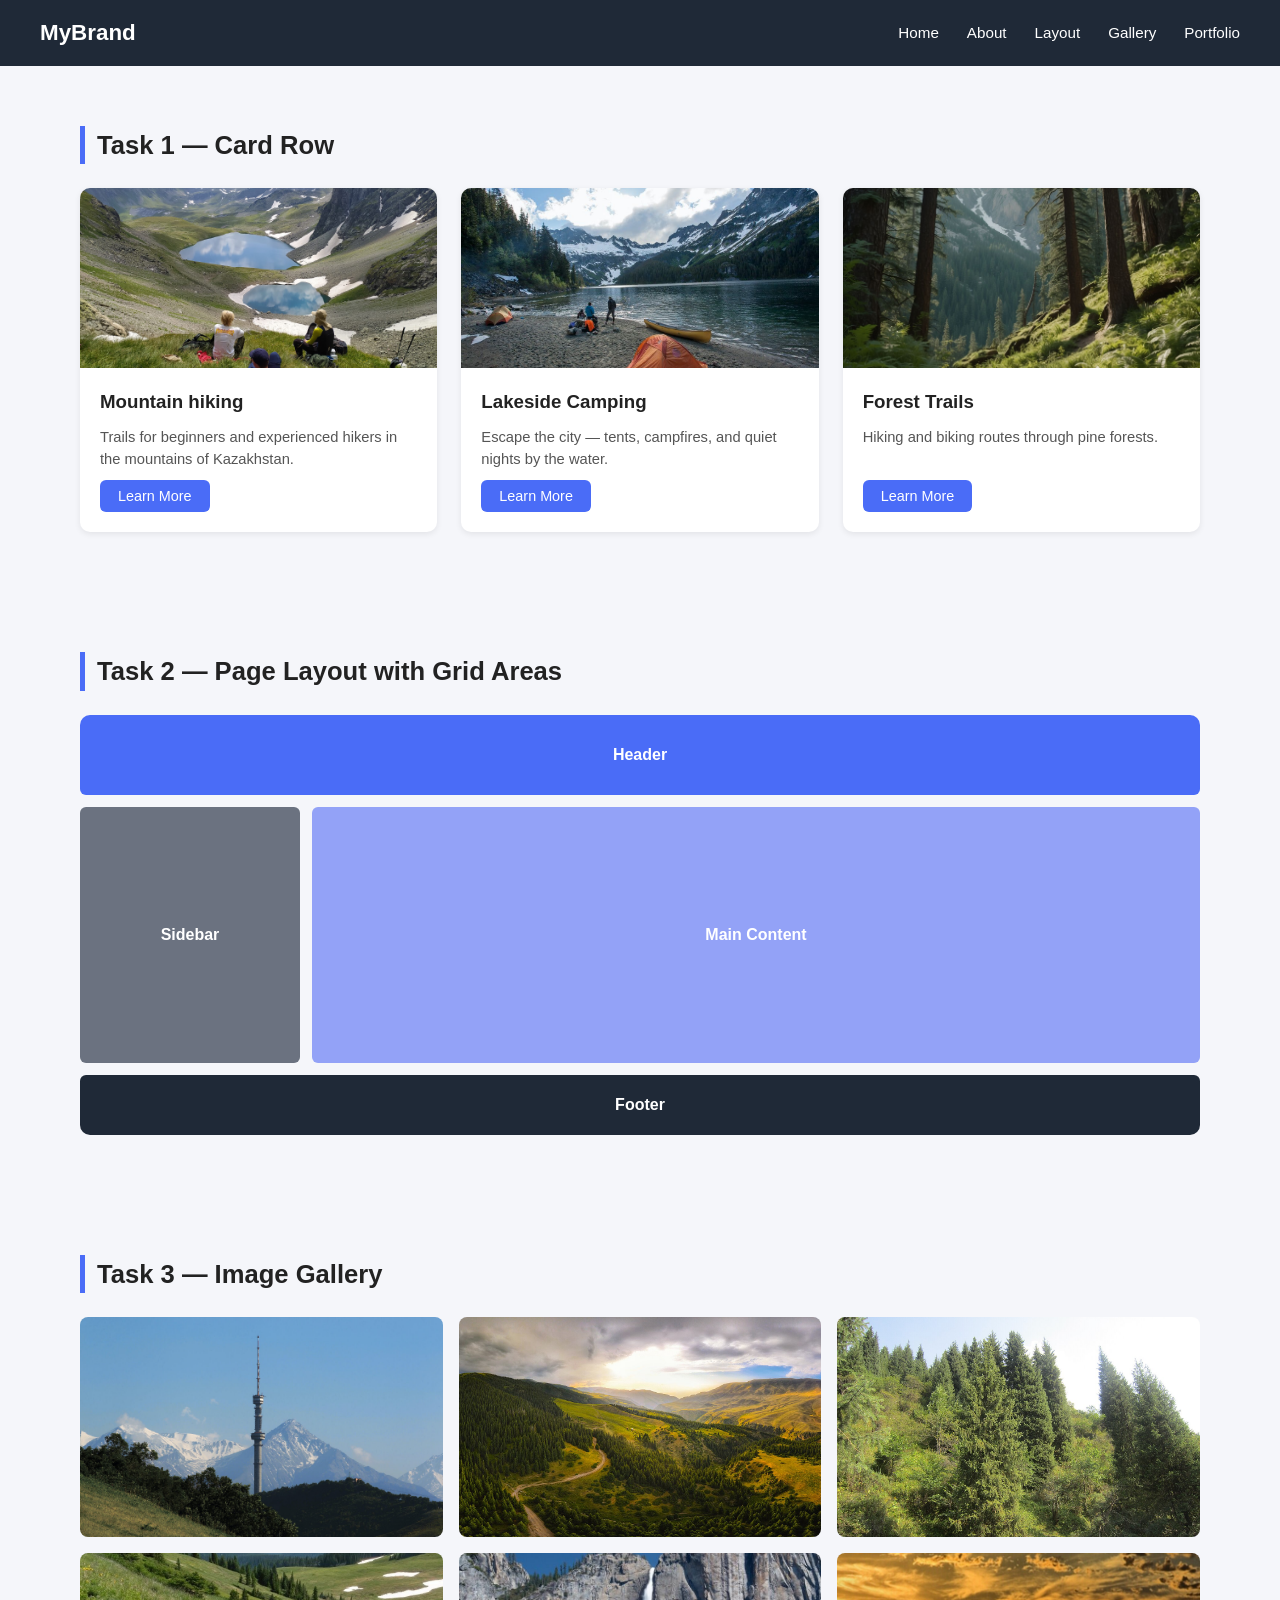
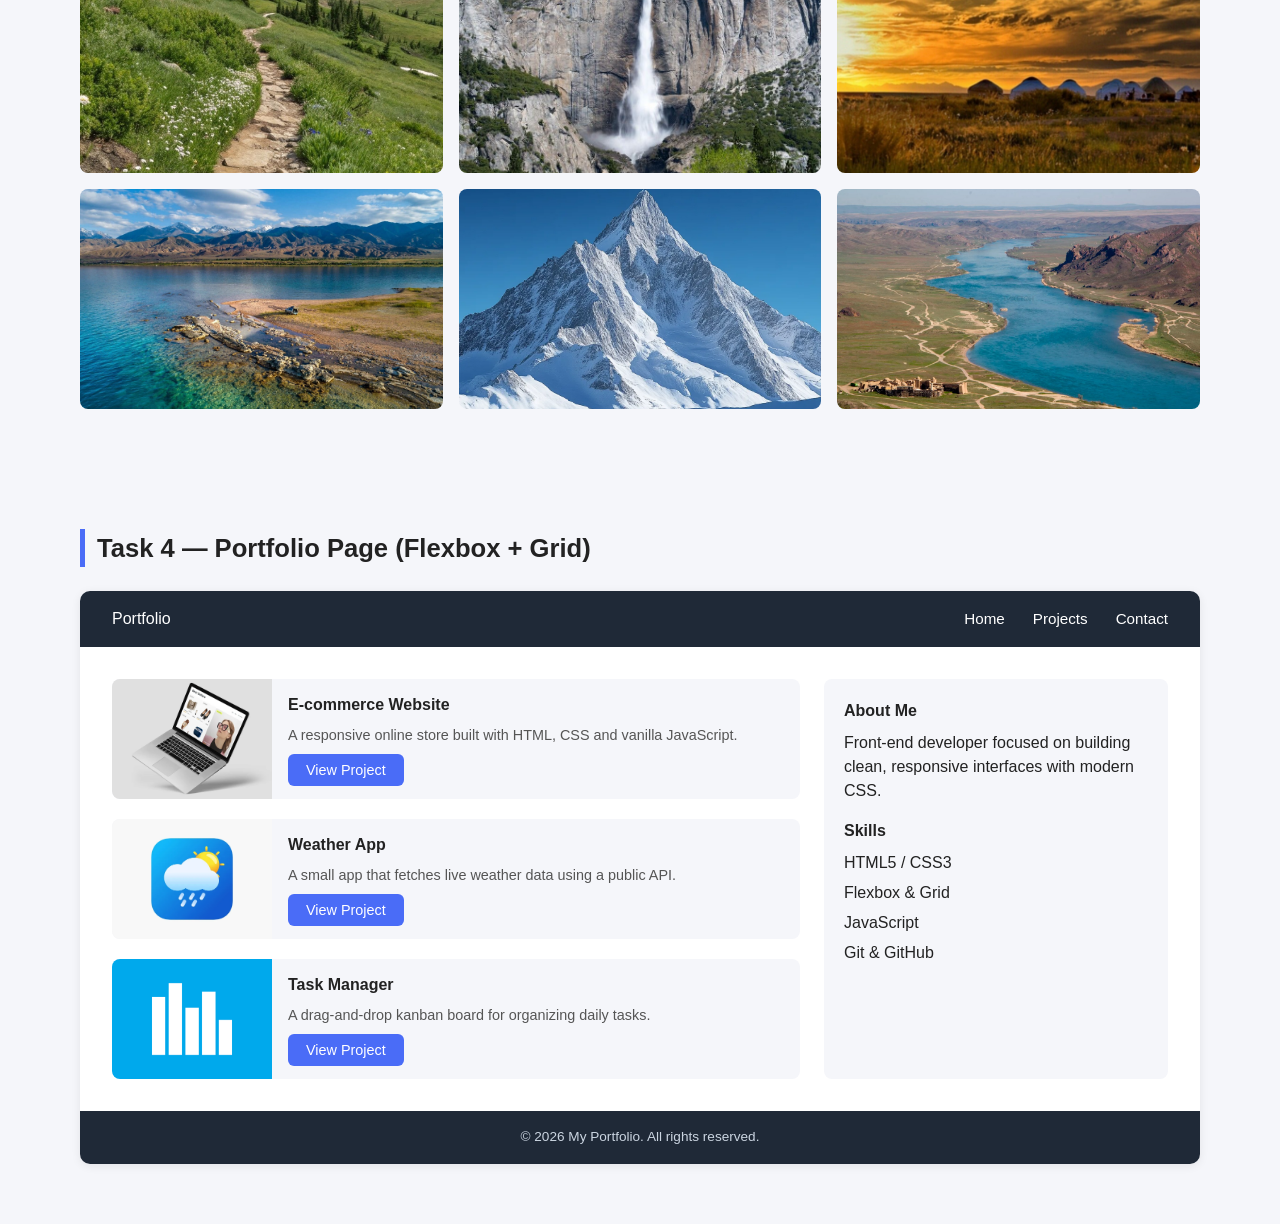
<file: index.html>
<!DOCTYPE html>
<html lang="en">
<head>
<meta charset="UTF-8">
<meta name="viewport" content="width=device-width, initial-scale=1.0">
<title>Assignment #2 — Advanced CSS</title>
<link rel="stylesheet" href="style2.css">
</head>
<body>

 
  <header class="navbar">
    <div class="logo">MyBrand</div>
    <nav>
      <ul class="nav-links">
        <li><a href="#task0">Home</a></li>
        <li><a href="#task1">About</a></li>
        <li><a href="#task2">Layout</a></li>
        <li><a href="#task3">Gallery</a></li>
        <li><a href="#task4">Portfolio</a></li>
      </ul>
    </nav>
  </header>

  <main class="page-wrapper">

    <section id="task1" class="section">
      <h2 class="section-title">Task 1 — Card Row </h2>
      <div class="card-row">

        <article class="card">
          <img src="m1.jpg" alt="Card image 1">
          <div class="card-body">
            <h3>Mountain hiking</h3>
            <p>Trails for beginners and experienced hikers in the mountains of Kazakhstan.</p>
            <button class="btn">Learn More</button>
          </div>
        </article>

        <article class="card">
          <img src="m2.jpg">
          <div class="card-body">
            <h3>Lakeside Camping</h3>
            <p>Escape the city — tents, campfires, and quiet nights by the water.</p>
            <button class="btn">Learn More</button>
          </div>
        </article>

        <article class="card">
          <img src="m3.jpg">
          <div class="card-body">
            <h3>Forest Trails</h3>
            <p>Hiking and biking routes through pine forests.</p>
            <button class="btn">Learn More</button>
          </div>
        </article>

      </div>
    </section>


    <section id="task2" class="section">
      <h2 class="section-title">Task 2 — Page Layout with Grid Areas</h2>
      <div class="grid-layout">
        <header class="area-header">Header</header>
        <aside class="area-sidebar">Sidebar</aside>
        <main class="area-main">Main Content</main>
        <footer class="area-footer">Footer</footer>
      </div>
    </section>


    <section id="task3" class="section">
      <h2 class="section-title">Task 3 — Image Gallery </h2>
      <div class="gallery">
        <div class="gallery-item">
          <img src="a1.jpeg" alt="Gallery image 1">
          <div class="caption">Mountains</div>
        </div>
        <div class="gallery-item">
          <img src="a9.jpg" alt="Gallery image 2">
          <div class="caption">Valley</div>
        </div>
        <div class="gallery-item">
          <img src="a3.JPG" alt="Gallery image 3">
          <div class="caption">Forest</div>
        </div>
        <div class="gallery-item">
          <img src="a7.jpg" alt="Gallery image 4">
          <div class="caption">Trail</div>
        </div>
        <div class="gallery-item">
          <img src="a6.jpg" alt="Gallery image 5">
          <div class="caption">Waterfall</div>
        </div>
        <div class="gallery-item">
          <img src="a4.jpg" alt="Gallery image 6">
          <div class="caption">Sunset</div>
        </div>
        <div class="gallery-item">
          <img src="a2.jpg" alt="Gallery image 7">
          <div class="caption">Lake</div>
        </div>
        <div class="gallery-item">
          <img src="a8.jpg" alt="Gallery image 8">
          <div class="caption">Snow</div>
        </div>
        <div class="gallery-item">
          <img src="a5.jpg" alt="Gallery image 9">
          <div class="caption">River</div>
        </div>
      </div>
    </section>

    <section id="task4" class="section">
      <h2 class="section-title">Task 4 — Portfolio Page (Flexbox + Grid)</h2>

      <div class="portfolio">

        <header class="portfolio-header">
          <div class="logo">Portfolio</div>
          <nav>
            <ul class="nav-links">
              <li><a href="#">Home</a></li>
              <li><a href="#">Projects</a></li>
              <li><a href="#">Contact</a></li>
            </ul>
          </nav>
        </header>

        <div class="portfolio-main">

          <div class="projects">
            <div class="project-card">
              <img src="b1.jpg" alt="Project 1">
              <div class="project-body">
                <h4>E-commerce Website</h4>
                <p>A responsive online store built with HTML, CSS and vanilla JavaScript.</p>
                <button class="btn">View Project</button>
              </div>
            </div>

            <div class="project-card">
              <img src="b2.jpg" alt="Project 2">
              <div class="project-body">
                <h4>Weather App</h4>
                <p>A small app that fetches live weather data using a public API.</p>
                <button class="btn">View Project</button>
              </div>
            </div>

            <div class="project-card">
              <img src="b3.png" alt="Project 3">
              <div class="project-body">
                <h4>Task Manager</h4>
                <p>A drag-and-drop kanban board for organizing daily tasks.</p>
                <button class="btn">View Project</button>
              </div>
            </div>
          </div>

          <aside class="portfolio-sidebar">
            <h4>About Me</h4>
            <p>Front-end developer focused on building clean, responsive interfaces with modern CSS.</p>
            <h4>Skills</h4>
            <ul>
              <li>HTML5 / CSS3</li>
              <li>Flexbox & Grid</li>
              <li>JavaScript</li>
              <li>Git & GitHub</li>
            </ul>
          </aside>

        </div>

        <footer class="portfolio-footer">
          &copy; 2026 My Portfolio. All rights reserved.
        </footer>

      </div>
    </section>

  </main>

</body>
</html>
</file>
<file: style2.css>
* {
  margin: 0;
  padding: 0;
  box-sizing: border-box;
}

body {
  font-family: "Segoe UI", Arial, sans-serif;
  color: #222;
  background-color: #f5f6fa;
  line-height: 1.5;
}

.section {
  padding: 60px 40px;
  max-width: 1200px;
  margin: 0 auto;
}

.section-title {
  margin-bottom: 24px;
  font-size: 1.6rem;
  border-left: 5px solid #4a6cf7;
  padding-left: 12px;
}

.btn {
  padding: 8px 18px;
  background-color: #4a6cf7;
  color: #fff;
  border: none;
  border-radius: 6px;
  cursor: pointer;
  font-size: 0.9rem;
  transition: background-color 0.2s ease;
}

.btn:hover {
  background-color: #3652c9;
}


.navbar {
  display: flex;
  justify-content: space-between;
  align-items: center;      
  padding: 16px 40px;
  background-color: #1f2937;
  color: #fff;
  position: sticky;
  top: 0;
  z-index: 10;
}

.navbar .logo {
  font-size: 1.4rem;
  font-weight: 700;
}

.nav-links {
  display: flex;
  align-items: center;
  list-style: none;
  gap: 28px;                
}

.nav-links a {
  color: #fff;
  text-decoration: none;
  font-size: 0.95rem;
}

.nav-links a:hover {
  color: #4a6cf7;
}

.card-row {
  display: flex;
  flex-wrap: wrap;
  gap: 24px;               
  align-items: stretch;    
}

.card {
  flex: 1 1 300px;          
  display: flex;
  flex-direction: column;
  background-color: #fff;
  border-radius: 10px;
  overflow: hidden;
  box-shadow: 0 2px 6px rgba(0, 0, 0, 0.08);
  transition: transform 0.25s ease, box-shadow 0.25s ease;
}

.card:hover {
  transform: translateY(-6px);
  box-shadow: 0 10px 20px rgba(0, 0, 0, 0.15);
}

.card img {
  width: 100%;
  height: 180px;
  object-fit: cover;
}

.card-body {
  display: flex;
  flex-direction: column;
  flex: 1;
  padding: 20px;
  gap: 10px;
}

.card-body p {
  flex: 1;                  
  color: #555;
  font-size: 0.92rem;
}

.card-body .btn {
  align-self: flex-start;
}


.grid-layout {
  display: grid;
  grid-template-columns: 220px 1fr;
  grid-template-rows: 80px 1fr 60px;
  grid-template-areas:
    "header  header"
    "sidebar main"
    "footer  footer";
  gap: 12px;
  min-height: 420px;
  border-radius: 10px;
  overflow: hidden;
}

.grid-layout > * {
  display: flex;
  align-items: center;
  justify-content: center;
  color: #fff;
  font-weight: 600;
  border-radius: 6px;
}

.area-header {
  grid-area: header;
  background-color: #4a6cf7;
}

.area-sidebar {
  grid-area: sidebar;
  background-color: #6b7280;
}

.area-main {
  grid-area: main;
  background-color: #93a2f7;
}

.area-footer {
  grid-area: footer;
  background-color: #1f2937;
}


.gallery {
  display: grid;
  grid-template-columns: repeat(3, 1fr);  
  grid-auto-rows: 220px;                 
  gap: 16px;
}

.gallery-item {
  position: relative;
  overflow: hidden;
  border-radius: 8px;
}

.gallery-item img {
  width: 100%;
  height: 100%;
  object-fit: cover;
  display: block;
  transition: transform 0.3s ease;
}

.gallery-item:hover img {
  transform: scale(1.08);
}

.gallery-item .caption {
  position: absolute;
  inset: 0;
  display: flex;
  align-items: flex-end;
  padding: 12px;
  color: #fff;
  font-weight: 600;
  background: linear-gradient(to top, rgba(0, 0, 0, 0.65), transparent 60%);
  opacity: 0;
  transition: opacity 0.3s ease;
}

.gallery-item:hover .caption {
  opacity: 1;
}

.portfolio {
  display: flex;
  flex-direction: column;
  border-radius: 10px;
  overflow: hidden;
  box-shadow: 0 2px 10px rgba(0, 0, 0, 0.08);
}


.portfolio-header {
  display: flex;
  justify-content: space-between;
  align-items: center;
  padding: 16px 32px;
  background-color: #1f2937;
  color: #fff;
}

.portfolio-main {
  display: grid;
  grid-template-columns: 2fr 1fr;
  gap: 24px;
  padding: 32px;
  background-color: #fff;
}

.projects {
  display: flex;
  flex-direction: column;
  gap: 20px;
}

.project-card {
  display: flex;
  gap: 16px;
  background-color: #f5f6fa;
  border-radius: 8px;
  overflow: hidden;
  transition: box-shadow 0.2s ease;
}

.project-card:hover {
  box-shadow: 0 6px 14px rgba(0, 0, 0, 0.1);
}

.project-card img {
  width: 160px;
  height: 120px;
  object-fit: cover;
  flex-shrink: 0;
}

.project-body {
  display: flex;
  flex-direction: column;
  justify-content: center;
  gap: 8px;
  padding: 12px 16px 12px 0;
}

.project-body p {
  font-size: 0.9rem;
  color: #555;
}

.project-body .btn {
  align-self: flex-start;
}

.portfolio-sidebar {
  background-color: #f5f6fa;
  border-radius: 8px;
  padding: 20px;
}

.portfolio-sidebar h4 {
  margin-bottom: 8px;
  margin-top: 16px;
}

.portfolio-sidebar h4:first-child {
  margin-top: 0;
}

.portfolio-sidebar ul {
  list-style: none;
  display: flex;
  flex-direction: column;
  gap: 6px;
}

.portfolio-footer {
  padding: 16px 32px;
  background-color: #1f2937;
  color: #cbd5e1;
  text-align: center;
  font-size: 0.85rem;
}


@media (max-width: 768px) {
  .navbar {
    flex-direction: column;
    gap: 12px;
  }

  .grid-layout {
    grid-template-columns: 1fr;
    grid-template-areas:
      "header"
      "sidebar"
      "main"
      "footer";
  }

  .gallery {
    grid-template-columns: repeat(2, 1fr);
  }

  .portfolio-main {
    grid-template-columns: 1fr;
  }

  .project-card {
    flex-direction: column;
  }

  .project-card img {
    width: 100%;
    height: 160px;
  }
}
</file>
